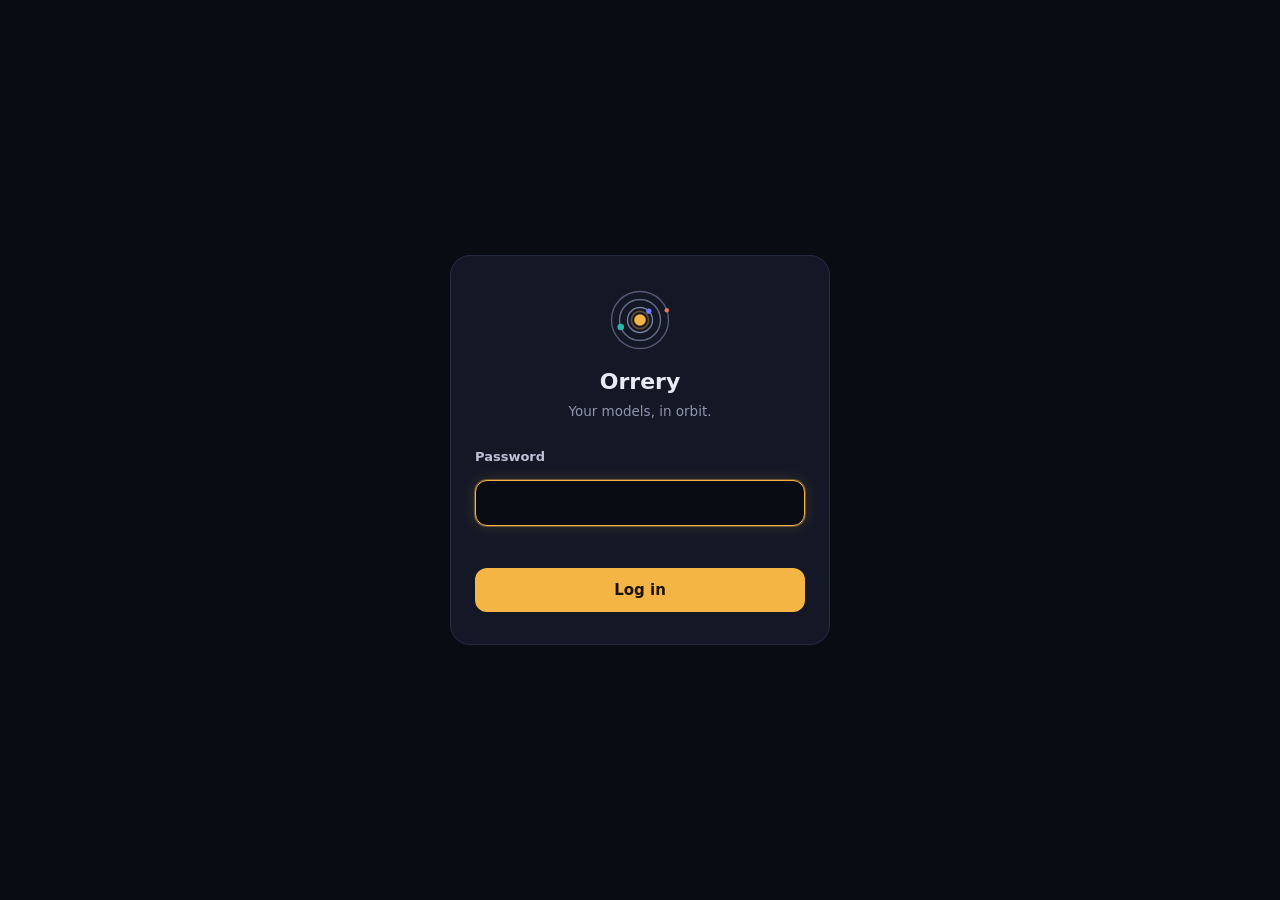
<file: static/login.html>
<!DOCTYPE html>
<html lang="en">
<head>
<meta charset="UTF-8">
<meta name="viewport" content="width=device-width, initial-scale=1.0">
<meta name="theme-color" content="#0a0c14">
<meta name="referrer" content="no-referrer">
<title>Log in · Orrery</title>
<link rel="icon" href="/favicon.svg" type="image/svg+xml">
<link rel="stylesheet" href="/static/app.css">
<script src="/static/login.js" defer></script>
</head>
<body class="login-body">
  <main class="login-card">
    <img src="/static/logo.svg" alt="">
    <h1>Orrery</h1>
    <p class="tag">Your models, in orbit.</p>
    <form id="loginForm" novalidate>
      <label for="password">Password</label>
      <input id="password" name="password" type="password" autocomplete="current-password" required autofocus>
      <p class="login-err" id="loginErr" role="alert" aria-live="assertive"></p>
      <button type="submit" id="loginBtn">Log in</button>
    </form>
  </main>
</body>
</html>
</file>
<file: static/app.css>
/* Orrery - styles. Dark theme, sun-gold accent. No external fonts or assets. */
:root {
  --bg: #0a0c14;
  --sidebar: #0e111b;
  --surface: #141826;
  --surface-2: #1b2032;
  --border: #252b40;
  --border-strong: #343b55;
  --text: #e9ebf4;
  --text-2: #bcc1d6;
  --muted: #8f95ae;
  --accent: #f5b544;
  --accent-bright: #ffcb6b;
  --accent-soft: rgba(245, 181, 68, .10);
  --glow: 0 0 0 1px rgba(245, 181, 68, .35), 0 0 16px rgba(245, 181, 68, .16);
  --danger: #ff8a8a;

  /* spacing scale */
  --s1: 4px; --s2: 8px; --s3: 12px; --s4: 16px; --s5: 24px; --s6: 32px;
  --r-sm: 8px; --r-md: 12px; --r-lg: 20px;
  --sidebar-w: 272px;
  --thread-w: 760px;

  --font: "Segoe UI Variable Text", "Segoe UI", system-ui, -apple-system, sans-serif;
  --mono: "Cascadia Code", Consolas, ui-monospace, monospace;
}
* { box-sizing: border-box; }
html, body { height: 100%; margin: 0; }
body { background: var(--bg); color: var(--text); font: 15px/1.6 var(--font); display: flex;
       height: 100vh; height: 100dvh; overflow: hidden; -webkit-font-smoothing: antialiased; }
button { font: inherit; color: inherit; cursor: pointer; }

/* ---------- Focus (keyboard only) ---------- */
:focus-visible { outline: 2px solid var(--accent); outline-offset: 2px; }
:focus:not(:focus-visible) { outline: none; }

/* ---------- Sidebar ---------- */
.sidebar { width: var(--sidebar-w); flex-shrink: 0; background: var(--sidebar); border-right: 1px solid var(--border);
           display: flex; flex-direction: column; gap: var(--s3); padding: var(--s4) var(--s3);
           transition: margin-left .2s ease, transform .2s ease; }
.sidebar.collapsed { margin-left: calc(-1 * var(--sidebar-w)); }
.brand { display: flex; align-items: center; gap: var(--s3); padding: var(--s1) var(--s3);
         font-weight: 650; font-size: 16px; letter-spacing: .2px; }
.brand img { width: 26px; height: 26px; flex-shrink: 0; display: block; }
.new-chat { display: flex; align-items: center; gap: var(--s2); width: 100%; padding: 10px var(--s3);
            border-radius: var(--r-md); border: 1px solid var(--border-strong); background: var(--surface);
            color: var(--text); font-size: 14px; font-weight: 600; text-align: left;
            transition: border-color .15s, background .15s; }
.new-chat .plus { color: var(--accent); font-size: 18px; line-height: 1; }
.new-chat:hover { border-color: rgba(245, 181, 68, .6); background: var(--accent-soft); }
.chat-list { flex: 1; overflow-y: auto; min-height: 0; }
.chat-list .label { color: var(--muted); font-size: 11.5px; font-weight: 600; letter-spacing: .08em;
                    text-transform: uppercase; padding: var(--s2) var(--s3); }
.chat-list .list-empty { color: var(--muted); font-size: 13px; padding: var(--s2) var(--s3); }
.chat-item { display: flex; align-items: center; border-radius: var(--r-sm); margin-bottom: 2px; }
.chat-item:hover { background: var(--surface); }
.chat-item.active { background: var(--surface-2); box-shadow: inset 2px 0 0 var(--accent); }
.chat-open { flex: 1; min-width: 0; border: 0; background: none; text-align: left; padding: 8px var(--s3);
             color: var(--text-2); font-size: 14px; border-radius: var(--r-sm);
             overflow: hidden; white-space: nowrap; text-overflow: ellipsis; }
.chat-item.active .chat-open { color: var(--text); }
.chat-item .del { flex-shrink: 0; width: 28px; height: 28px; margin-right: var(--s1); border: 0; border-radius: 6px;
                  background: none; color: var(--muted); font-size: 12px; opacity: 0; }
.chat-item:hover .del, .chat-item:focus-within .del { opacity: 1; }
.chat-item .del:hover { color: var(--danger); background: rgba(255, 92, 92, .08); }
.chat-open:focus-visible, .chat-item .del:focus-visible { outline-offset: -2px; }
.backdrop { display: none; }

/* ---------- Main ---------- */
.main { flex: 1; display: flex; flex-direction: column; min-width: 0; }
.topbar { display: flex; align-items: center; gap: var(--s3); padding: var(--s3) var(--s4); }
.icon-btn { width: 36px; height: 36px; flex-shrink: 0; display: grid; place-items: center; border: 0;
            border-radius: var(--r-sm); background: none; color: var(--muted); font-size: 18px; }
.icon-btn:hover { color: var(--text); background: var(--surface); }
.model-picker { display: flex; align-items: center; gap: var(--s3); min-width: 0; }
/* custom model picker */
.picker { position: relative; min-width: 0; }
.picker-btn { display: flex; align-items: center; gap: var(--s2); min-width: 0; max-width: 300px;
              background: var(--surface); color: var(--text); border: 1px solid var(--border); border-radius: var(--r-md);
              padding: 7px 12px; font-size: 14px; font-weight: 600; transition: border-color .15s; }
.picker-btn:hover { border-color: var(--border-strong); }
.picker-btn:focus-visible, .picker-btn[aria-expanded="true"] { outline: none; border-color: var(--accent); box-shadow: var(--glow); }
.picker-btn:disabled { color: var(--muted); cursor: default; }
.picker-btn .pb-name { min-width: 0; overflow: hidden; white-space: nowrap; text-overflow: ellipsis; }
.picker-btn .chev { flex-shrink: 0; color: var(--muted); transition: transform .15s; }
.picker-btn[aria-expanded="true"] .chev { transform: rotate(180deg); }
.picker-pop { position: absolute; top: calc(100% + 6px); left: 0; z-index: 20; width: 360px; max-width: calc(100vw - 32px);
              display: flex; flex-direction: column; max-height: min(520px, calc(100dvh - 90px));
              background: var(--sidebar); border: 1px solid var(--border-strong); border-radius: var(--r-md);
              box-shadow: 0 12px 40px rgba(0, 0, 0, .55); overflow: hidden; }
.picker-pop[hidden] { display: none; }
.picker-search { padding: var(--s2); border-bottom: 1px solid var(--border); }
.picker-search input { width: 100%; background: var(--surface); color: var(--text); border: 1px solid var(--border);
                       border-radius: var(--r-sm); padding: 7px 10px; font: inherit; font-size: 14px; outline: none; }
.picker-search input::placeholder { color: var(--muted); }
.picker-search input:focus { border-color: rgba(245, 181, 68, .6); }
.picker-list { overflow-y: auto; padding: var(--s1) var(--s1) var(--s2); overscroll-behavior: contain; }
.pk-prov { padding: var(--s3) var(--s3) var(--s1); color: var(--text); font-size: 12px; font-weight: 700; letter-spacing: .06em; text-transform: uppercase; }
.pk-group { padding: var(--s2) var(--s3) 2px; color: var(--accent); font-size: 11.5px; font-weight: 600; letter-spacing: .04em; }
.pk-opt { display: flex; flex-direction: column; gap: 1px; padding: 7px var(--s3); border-radius: var(--r-sm); cursor: pointer; }
.pk-opt .pk-name { font-size: 14px; font-weight: 600; color: var(--text); }
.pk-opt .pk-desc { font-size: 12.5px; color: var(--muted); line-height: 1.4; }
.pk-opt.active { background: var(--surface-2); }
.pk-opt[aria-selected="true"] { box-shadow: inset 2px 0 0 var(--accent); }
.pk-opt[aria-selected="true"] .pk-name::after { content: " ✓"; color: var(--accent); }
.pk-empty { padding: var(--s4) var(--s3); color: var(--muted); font-size: 13px; text-align: center; }
.picker-backdrop { display: none; }
.model-id { font-family: var(--mono); font-size: 11.5px; color: var(--muted); font-weight: 400;
            white-space: nowrap; overflow: hidden; text-overflow: ellipsis; }
#modelId { max-width: 300px; }

.scroll { flex: 1; overflow-y: auto; }
.thread { max-width: var(--thread-w); margin: 0 auto; padding: var(--s4) var(--s5) var(--s6); }

/* ---------- Empty state ---------- */
.empty { min-height: 100%; display: flex; align-items: center; justify-content: center; padding: var(--s5); }
.empty-inner { width: 100%; max-width: 620px; text-align: center; }
.empty h1 { font-size: 30px; font-weight: 600; letter-spacing: -.01em; line-height: 1.25; margin: 0 0 var(--s2); }
.empty h1 .accent { color: var(--accent); }
.empty p { color: var(--muted); margin: 0 0 var(--s5); }
.starters { display: grid; grid-template-columns: repeat(2, minmax(0, 1fr)); gap: var(--s3); text-align: left; }
.starter { display: flex; flex-direction: column; gap: 2px; padding: var(--s3) var(--s4); border-radius: var(--r-md); text-align: left;
           border: 1px solid var(--border); background: var(--surface); transition: border-color .15s, background .15s; }
.starter strong { font-size: 14px; font-weight: 600; color: var(--text); }
.starter span { font-size: 13px; color: var(--muted); line-height: 1.45; }
.starter:hover { border-color: rgba(245, 181, 68, .5); background: var(--surface-2); }

/* ---------- Messages ---------- */
.msg { margin: 0 0 var(--s5); }
.msg.user { display: flex; justify-content: flex-end; }
.msg.user .bubble { max-width: 70%; background: var(--surface-2); border: 1px solid var(--border);
                    border-radius: 18px 18px 6px 18px; padding: 10px var(--s4); line-height: 1.55;
                    white-space: pre-wrap; overflow-wrap: anywhere; }
.who { display: flex; align-items: baseline; gap: var(--s2); min-width: 0; margin-bottom: var(--s2); font-size: 13px; }
.who .dot { width: 7px; height: 7px; border-radius: 50%; background: var(--accent); flex-shrink: 0; align-self: center; }
.who .name { font-weight: 600; color: var(--text); white-space: nowrap; }
.who .model-id { min-width: 0; }
.msg.streaming .who .dot { animation: pulse 1s infinite; box-shadow: 0 0 8px rgba(245, 181, 68, .6); }
@keyframes pulse { 50% { opacity: .25; } }

.content { line-height: 1.7; overflow-wrap: break-word; }
.content > :first-child { margin-top: 0; }
.content > :last-child { margin-bottom: 0; }
.content p { margin: 0 0 var(--s3); }
.content a { color: var(--accent-bright); }
.content h1, .content h2, .content h3 { margin: var(--s5) 0 var(--s2); line-height: 1.3; font-weight: 600; }
.content h1 { font-size: 20px; } .content h2 { font-size: 18px; } .content h3 { font-size: 16px; }
.content ul, .content ol { padding-left: var(--s5); margin: 0 0 var(--s3); }
.content li { margin: var(--s1) 0; }
.content hr { border: 0; border-top: 1px solid var(--border); margin: var(--s5) 0; }
.content code { font-family: var(--mono); font-size: 13.5px; background: var(--surface-2); padding: 2px 6px;
                border-radius: 6px; color: #ffd58a; }
.content pre { position: relative; margin: 0 0 var(--s3); background: #070912; border: 1px solid var(--border);
               border-radius: var(--r-md); padding: var(--s4); overflow-x: auto; line-height: 1.55; }
.content pre code { background: none; padding: 0; color: #e3e6f1; }
.content table { border-collapse: collapse; margin: 0 0 var(--s3); display: block; overflow-x: auto; }
.content th, .content td { border: 1px solid var(--border); padding: 6px 10px; }
.content th { background: var(--surface); font-weight: 600; }
.content blockquote { border-left: 3px solid var(--accent); margin: 0 0 var(--s3); padding: 2px var(--s3); color: var(--text-2); }
.copy-btn, .act { user-select: none; -webkit-user-select: none; }
.copy-btn { position: absolute; top: var(--s2); right: var(--s2); font-size: 12px; padding: 3px 8px; border-radius: 6px;
            border: 1px solid var(--border); background: var(--surface); color: var(--muted); opacity: 0; transition: opacity .15s; }
.content pre:hover .copy-btn, .copy-btn:focus-visible { opacity: 1; }
.copy-btn:hover { color: var(--text); border-color: var(--border-strong); }

details.thinking { margin: 0 0 var(--s3); border: 1px solid var(--border); border-radius: var(--r-md); background: var(--surface); }
details.thinking summary { cursor: pointer; padding: 6px var(--s3); color: var(--muted); font-size: 13px; border-radius: var(--r-md); }
details.thinking .tbody { padding: var(--s1) var(--s4) var(--s3); color: #a0a6c0; font-size: 13.5px; line-height: 1.6;
                          white-space: pre-wrap; max-height: 320px; overflow-y: auto; }
.error { margin-top: var(--s3); color: var(--danger); border: 1px solid #4a2121; background: #1a0f0f;
         border-radius: var(--r-md); padding: 10px 14px; font-size: 14px; line-height: 1.5; }
.note { margin-top: var(--s2); color: var(--muted); font-size: 12.5px; font-style: italic; }

.actions { display: flex; gap: var(--s1); margin-top: var(--s2); margin-left: -10px; opacity: 0; transition: opacity .15s; }
.msg.assistant:hover .actions, .actions:focus-within { opacity: 1; }
.msg.streaming .actions { display: none; }
.act { display: inline-flex; align-items: center; gap: 6px; padding: 4px 10px; border: 1px solid transparent;
       border-radius: var(--r-sm); background: none; color: var(--muted); font-size: 12.5px; }
.act:hover { color: var(--text); background: var(--surface); border-color: var(--border); }

/* ---------- Composer ---------- */
.composer-wrap { padding: 0 var(--s5) var(--s4); padding-bottom: max(var(--s4), env(safe-area-inset-bottom)); }
.composer { max-width: var(--thread-w); margin: 0 auto; background: var(--surface); border: 1px solid var(--border);
            border-radius: var(--r-lg); padding: var(--s3) var(--s3) var(--s2) var(--s4);
            transition: border-color .15s, box-shadow .15s; }
.composer:focus-within { border-color: rgba(245, 181, 68, .6); box-shadow: var(--glow); }
.composer textarea { display: block; width: 100%; background: none; border: 0; outline: none; color: var(--text);
                     font: inherit; font-size: 15px; line-height: 1.55; resize: none; padding: 2px 0;
                     min-height: 26px; max-height: 220px; }
.composer textarea::placeholder { color: var(--muted); }
.composer-row { display: flex; justify-content: space-between; align-items: center; gap: var(--s3); margin-top: var(--s2); }
.composer-left { display: flex; align-items: center; gap: var(--s2); min-width: 0; }
.hint { color: var(--muted); font-size: 12px; line-height: 1.4; min-width: 0; }
/* image attachments */
.attach-btn { width: 32px; height: 32px; flex-shrink: 0; display: grid; place-items: center; margin-left: -6px;
              border: 0; border-radius: var(--r-sm); background: none; color: var(--muted); }
.attach-btn:hover { color: var(--text); background: var(--surface-2); }
.attach-btn[hidden] { display: none; }
.composer.dragging { border-color: var(--accent); box-shadow: var(--glow);
                     background: linear-gradient(var(--accent-soft), var(--accent-soft)), var(--surface); }
.attachments { display: flex; flex-wrap: wrap; gap: var(--s2); margin-bottom: var(--s2); }
.attachments:empty { display: none; }
.thumb { position: relative; width: 64px; height: 64px; flex-shrink: 0; border-radius: var(--r-sm); overflow: hidden;
         border: 1px solid var(--border-strong); background: var(--surface-2); }
.thumb img { display: block; width: 100%; height: 100%; object-fit: cover; }
.thumb.busy { animation: pulse 1s infinite; }
.thumb .rm { position: absolute; top: 3px; right: 3px; width: 20px; height: 20px; display: grid; place-items: center;
             border: 0; border-radius: 50%; background: rgba(0, 0, 0, .72); color: #fff; font-size: 10px; line-height: 1; }
.thumb .rm:hover { background: var(--danger); color: #1b1405; }
.attachments.blocked .thumb img { opacity: .4; filter: grayscale(1); }
.attach-warn { flex-basis: 100%; color: var(--danger); font-size: 12.5px; line-height: 1.45; }
.bubble-imgs { display: flex; flex-wrap: wrap; justify-content: flex-end; gap: 6px; }
.bubble-imgs + .bubble-text { display: block; margin-top: var(--s2); }
.bubble-imgs img { width: 120px; height: 120px; object-fit: cover; border-radius: 10px; border: 1px solid var(--border); }
.pk-badge { margin-left: 6px; padding: 0 6px; border-radius: 6px; border: 1px solid rgba(245, 181, 68, .4);
            color: var(--accent); font-size: 10.5px; font-weight: 600; letter-spacing: .03em; vertical-align: 1px; }
.hint.warn { color: var(--danger); }
.send { flex-shrink: 0; width: 36px; height: 36px; display: grid; place-items: center; border: 0; border-radius: 10px;
        background: var(--accent); color: #1b1405; font-size: 17px; font-weight: 700;
        box-shadow: 0 0 14px rgba(245, 181, 68, .35); transition: background .15s, box-shadow .15s; }
.send:hover { background: var(--accent-bright); }
.send:disabled { background: var(--surface-2); color: var(--muted); box-shadow: none; cursor: default; }
.send.stop { background: var(--text); color: #1b1405; box-shadow: none; }
.footnote { text-align: center; color: var(--muted); font-size: 11.5px; margin-top: var(--s2); }

/* ---------- Voice ---------- */
.topbar-right { margin-left: auto; display: flex; align-items: center; gap: var(--s2); flex-shrink: 0; }
.vm-toggle { display: inline-flex; align-items: center; gap: 6px; padding: 6px 12px; border-radius: 999px;
             border: 1px solid var(--border); background: var(--surface); color: var(--text-2); font-size: 13px; font-weight: 600;
             transition: border-color .15s, background .15s, color .15s; }
.vm-toggle:hover { border-color: var(--border-strong); color: var(--text); }
.vm-toggle[aria-pressed="true"] { border-color: var(--accent); color: var(--accent); background: var(--accent-soft); box-shadow: var(--glow); }
.vm-toggle.unsupported { opacity: .5; cursor: not-allowed; }
.voice-settings { position: relative; }
.voice-pop { position: absolute; top: calc(100% + 6px); right: 0; z-index: 20; width: 300px; display: flex; flex-direction: column; gap: var(--s2);
             padding: var(--s4); background: var(--sidebar); border: 1px solid var(--border-strong); border-radius: var(--r-md);
             box-shadow: 0 12px 40px rgba(0, 0, 0, .55); }
.voice-pop[hidden] { display: none; }
.vp-label { display: flex; justify-content: space-between; color: var(--text-2); font-size: 12.5px; font-weight: 600; }
.vp-label span { color: var(--accent); font-family: var(--mono); font-weight: 400; }
.vp-select { width: 100%; background: var(--surface); color: var(--text); border: 1px solid var(--border); border-radius: var(--r-sm);
             padding: 6px 8px; font: inherit; font-size: 13px; margin-bottom: var(--s2); }
.vp-select:focus-visible { outline: none; border-color: var(--accent); }
.voice-pop input[type="range"] { width: 100%; accent-color: var(--accent); margin: 0 0 var(--s2); }
.vp-test { align-self: flex-start; border-color: var(--border); }
.vp-note { margin: 0; color: var(--muted); font-size: 12px; line-height: 1.45; }
.mic-btn { width: 32px; height: 32px; flex-shrink: 0; display: grid; place-items: center; border: 0; border-radius: var(--r-sm);
           background: none; color: var(--muted); }
.mic-btn:hover { color: var(--text); background: var(--surface-2); }
.mic-btn[hidden] { display: none; }
.mic-btn.listening { color: var(--accent); background: var(--accent-soft); animation: micpulse 1.3s ease-out infinite; }
@keyframes micpulse { 0% { box-shadow: 0 0 0 0 rgba(245, 181, 68, .55); } 100% { box-shadow: 0 0 0 10px rgba(245, 181, 68, 0); } }
.voice-status { display: flex; align-items: center; justify-content: center; gap: var(--s2); max-width: var(--thread-w);
                margin: 0 auto var(--s2); color: var(--accent); font-size: 13px; font-weight: 600; }
.voice-status[hidden] { display: none; }
.voice-status .vs-dot { width: 8px; height: 8px; border-radius: 50%; background: var(--accent); animation: pulse 1s infinite; }
.voice-status.idle { color: var(--muted); } .voice-status.idle .vs-dot { background: var(--muted); animation: none; }
.privacy-note { display: flex; align-items: center; gap: var(--s3); max-width: var(--thread-w); margin: 0 auto var(--s2);
                padding: 10px 14px; border: 1px solid var(--border-strong); border-radius: var(--r-md); background: var(--surface-2);
                color: var(--text-2); font-size: 13px; line-height: 1.45; }
.privacy-note[hidden] { display: none; }
.privacy-note .act { flex-shrink: 0; border-color: var(--accent); color: var(--accent); }

::-webkit-scrollbar { width: 10px; height: 10px; }
::-webkit-scrollbar-thumb { background: var(--border); border-radius: 10px; border: 2px solid var(--bg); }

/* Touch devices: no hover, so keep actions visible */
@media (hover: none) {
  .chat-item .del, .actions, .copy-btn { opacity: 1; }
}

/* ---------- Mobile ---------- */
@media (max-width: 760px) {
  .sidebar { position: fixed; top: 0; bottom: 0; left: 0; z-index: 10; width: min(84vw, var(--sidebar-w));
             margin-left: 0 !important; transform: translateX(-100%); visibility: hidden;
             transition: transform .2s ease, visibility 0s .2s; }
  .sidebar.open { transform: none; visibility: visible; transition: transform .2s ease;
                  box-shadow: 0 0 40px rgba(0, 0, 0, .6); }
  .backdrop.show { display: block; position: fixed; inset: 0; z-index: 9; background: rgba(0, 0, 0, .55); }
  .topbar { padding: var(--s2) var(--s3); }
  .model-picker { flex: 1; }
  .picker, .picker-btn { flex: 1; max-width: none; }
  .picker-pop { position: fixed; top: auto; left: 0; right: 0; bottom: 0; width: 100%; max-width: none;
                max-height: 80dvh; border-radius: 16px 16px 0 0; border-bottom: 0; padding-bottom: env(safe-area-inset-bottom); }
  .picker-backdrop.show { display: block; position: fixed; inset: 0; z-index: 19; background: rgba(0, 0, 0, .55); }
  .pk-opt { padding: 10px var(--s3); }
  #modelId { display: none; }
  .thread { padding: var(--s3) var(--s4) var(--s5); }
  .msg.user .bubble { max-width: 85%; }
  .empty { align-items: flex-start; padding: var(--s6) var(--s4) var(--s4); }
  .empty h1 { font-size: 24px; }
  .starters { grid-template-columns: 1fr; }
  .composer-wrap { padding: 0 var(--s3) var(--s3); padding-bottom: max(var(--s3), env(safe-area-inset-bottom)); }
  .composer { padding: var(--s2) var(--s2) var(--s2) var(--s4); }
  .footnote { display: none; }
  .vm-toggle { padding: 7px; } .vm-toggle .vm-label { display: none; }
  .voice-pop { position: fixed; top: 56px; left: var(--s3); right: var(--s3); width: auto; }
}

/* ---------- Orrery additions ---------- */
.brand-name { flex: 1; min-width: 0; }
.brand .ver { color: var(--muted); font-size: 11px; font-weight: 500; font-family: var(--mono); }
.sidebar-foot { display: flex; flex-direction: column; gap: var(--s2); padding: var(--s2) var(--s1) 0; border-top: 1px solid var(--border); }
.sidebar-foot .act { justify-content: flex-start; }
.sidebar-foot .act[hidden] { display: none; }
.sidebar-note { color: var(--muted); font-size: 11.5px; line-height: 1.45; padding: 0 var(--s2); }
.content p.plain { white-space: pre-wrap; }

/* Empty state: a quiet orrery behind the greeting (decorative only). */
.hero-orbit { width: 112px; height: 112px; margin: 0 auto var(--s4); display: block; }
.hero-orbit .ring { fill: none; stroke: var(--border-strong); stroke-width: 1; }
.hero-orbit .sun { fill: var(--accent); }
.hero-orbit .halo { fill: none; stroke: var(--accent); stroke-opacity: .3; stroke-width: 1.5; }
.hero-orbit .p1 { fill: #8f9bff; } .hero-orbit .p2 { fill: #4cc9b6; } .hero-orbit .p3 { fill: #f08a6c; }
.hero-orbit .spin1, .hero-orbit .spin2, .hero-orbit .spin3 { transform-origin: 56px 56px; }
.hero-orbit .spin1 { animation: orbit 18s linear infinite; }
.hero-orbit .spin2 { animation: orbit 34s linear infinite; }
.hero-orbit .spin3 { animation: orbit 60s linear infinite; }
@keyframes orbit { to { transform: rotate(360deg); } }
@media (prefers-reduced-motion: reduce) {
  .hero-orbit .spin1, .hero-orbit .spin2, .hero-orbit .spin3, .msg.streaming .who .dot, .mic-btn.listening,
  .voice-status .vs-dot, .thumb.busy { animation: none; }
}

/* Login page */
.login-body { align-items: center; justify-content: center; padding: var(--s4); overflow: auto; }
.login-card { width: 100%; max-width: 380px; background: var(--surface); border: 1px solid var(--border); border-radius: var(--r-lg);
              padding: var(--s6) var(--s5); text-align: center; }
.login-card img { width: 64px; height: 64px; margin: 0 auto var(--s3); display: block; }
.login-card h1 { margin: 0; font-size: 22px; font-weight: 650; }
.login-card .tag { margin: 2px 0 var(--s5); color: var(--muted); font-size: 13.5px; }
.login-card form { display: flex; flex-direction: column; gap: var(--s3); text-align: left; }
.login-card label { color: var(--text-2); font-size: 13px; font-weight: 600; }
.login-card input { width: 100%; background: var(--bg); color: var(--text); border: 1px solid var(--border-strong); border-radius: var(--r-md);
                    padding: 10px 12px; font: inherit; outline: none; }
.login-card input:focus { border-color: var(--accent); box-shadow: var(--glow); }
.login-card button[type="submit"] { border: 0; border-radius: var(--r-md); padding: 10px; background: var(--accent); color: #1b1405; font-weight: 700; }
.login-card button[type="submit"]:hover { background: var(--accent-bright); }
.login-card button[type="submit"]:disabled { opacity: .6; cursor: default; }
.login-err { min-height: 1.4em; color: var(--danger); font-size: 13px; margin: 0; }
</file>
